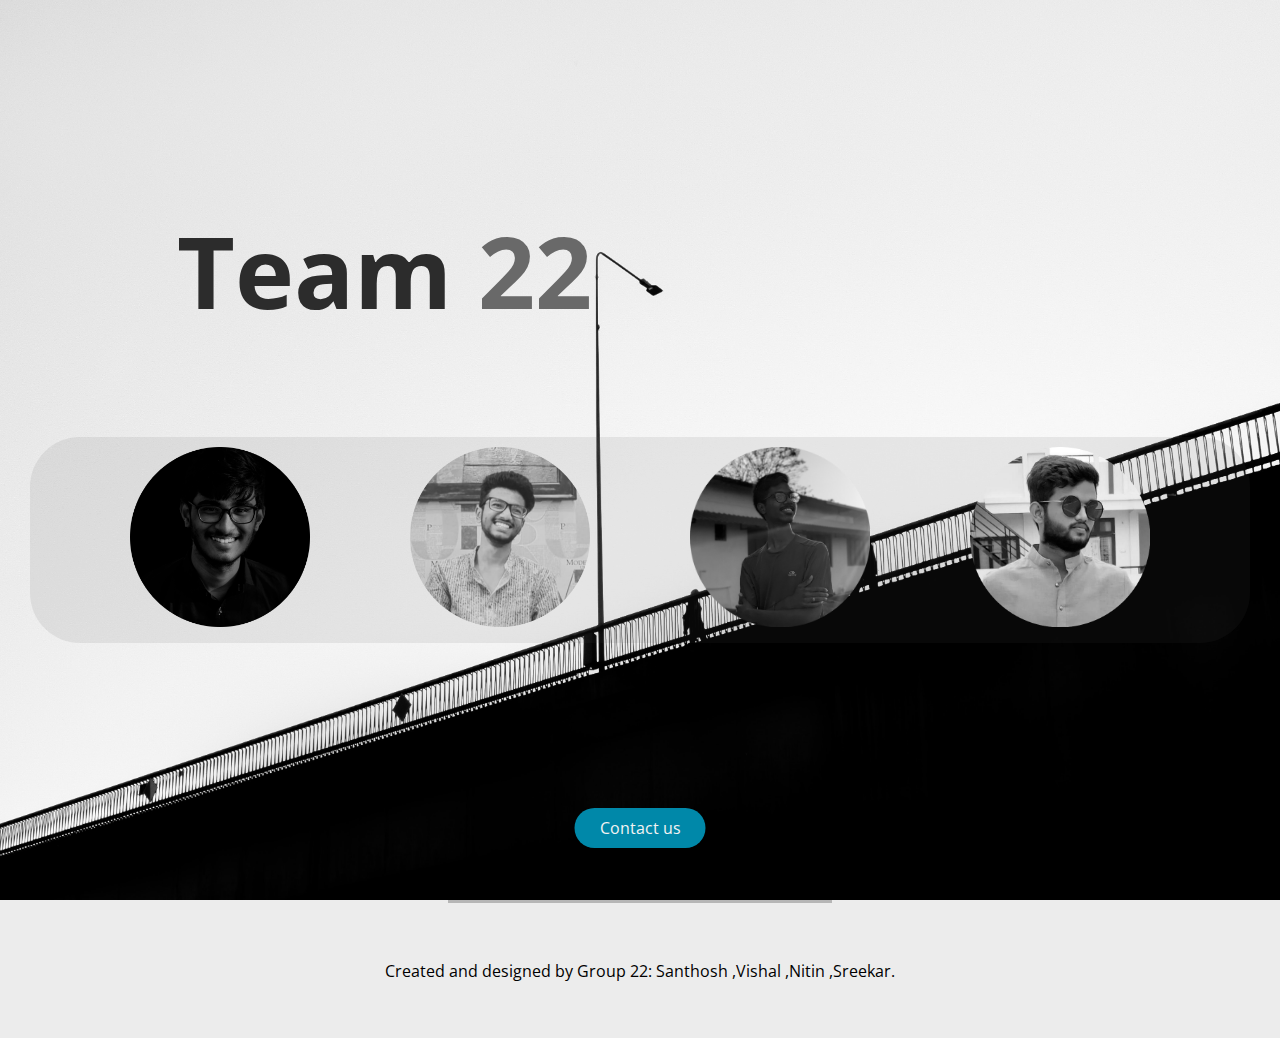
<file: index.html>
<!DOCTYPE html>
<html lang="en">
  <head>
    <meta charset="UTF-8" />
    <meta name="viewport" content="width=device-width, initial-scale=1.0" />
    <title>Portfolio</title>
    <link rel="stylesheet" href="style.css" />
    <link rel="icon" href="images/favicon.ico" />
  </head>
  <body>
    <div class="cover">
      <img class="cover-pic" src="images/cover.jpg" alt="" />
      <div class="cover-title">
        <h1>Team <span class="title-13">22</span></h1>
      </div>
      
        <div class="team-table-index">
            <table>
              <tr>
                  <td>
                    <a href="santhosh.html"
                    ><img class="profiles-index" src="images/mypicture.png" alt=""
                  /></a>
                  </td>
                <td>
                  <a href="sreekar.html"
                    ><img class="profiles-index" src="images/sreekar.png" alt=""
                  /></a>
                </td>
                <td>
                  <a href="vishal.html">
                    <img class="profiles-index" src="images/vishal.png" alt=""
                  /></a>
                </td>
                <td>
                  <a href="nitin.html">
                    <img class="profiles-index" src="images/nitin.png" alt=""
                  /></a>
                </td>
              </tr>
              
            </table>
          
      </div>
      
    </div>
    <div class="contact-button-index">
        <a href="mailto:dbmsgroup22@gmail.com"> <button>Contact us</button> </a>
      </div>
    </div>
  </body>
  <footer>
    <hr />
    <div class="bottom-container">
      <div>
        <p class="footer-text">
          Created and designed by Group 22: Santhosh ,Vishal ,Nitin ,Sreekar.
        </p>
      </div>
    </div>
  </footer>
</html>
</file>
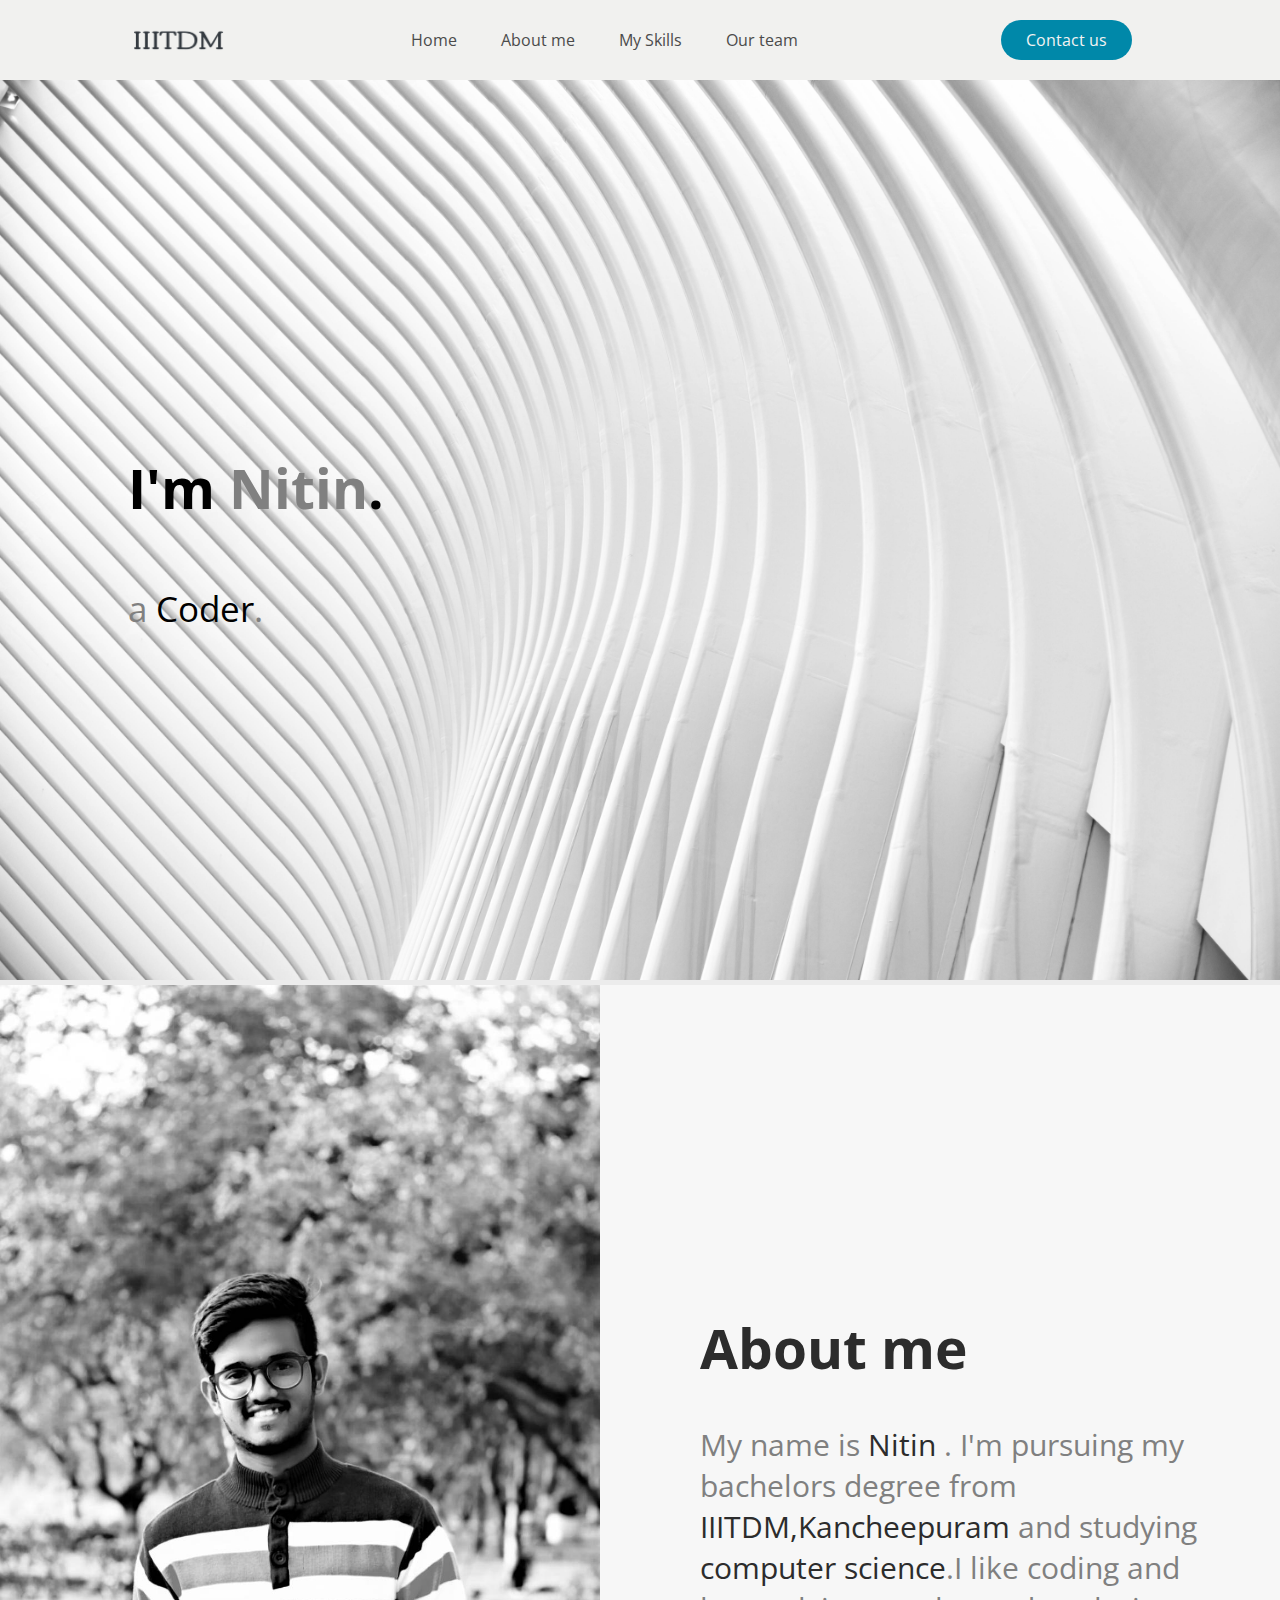
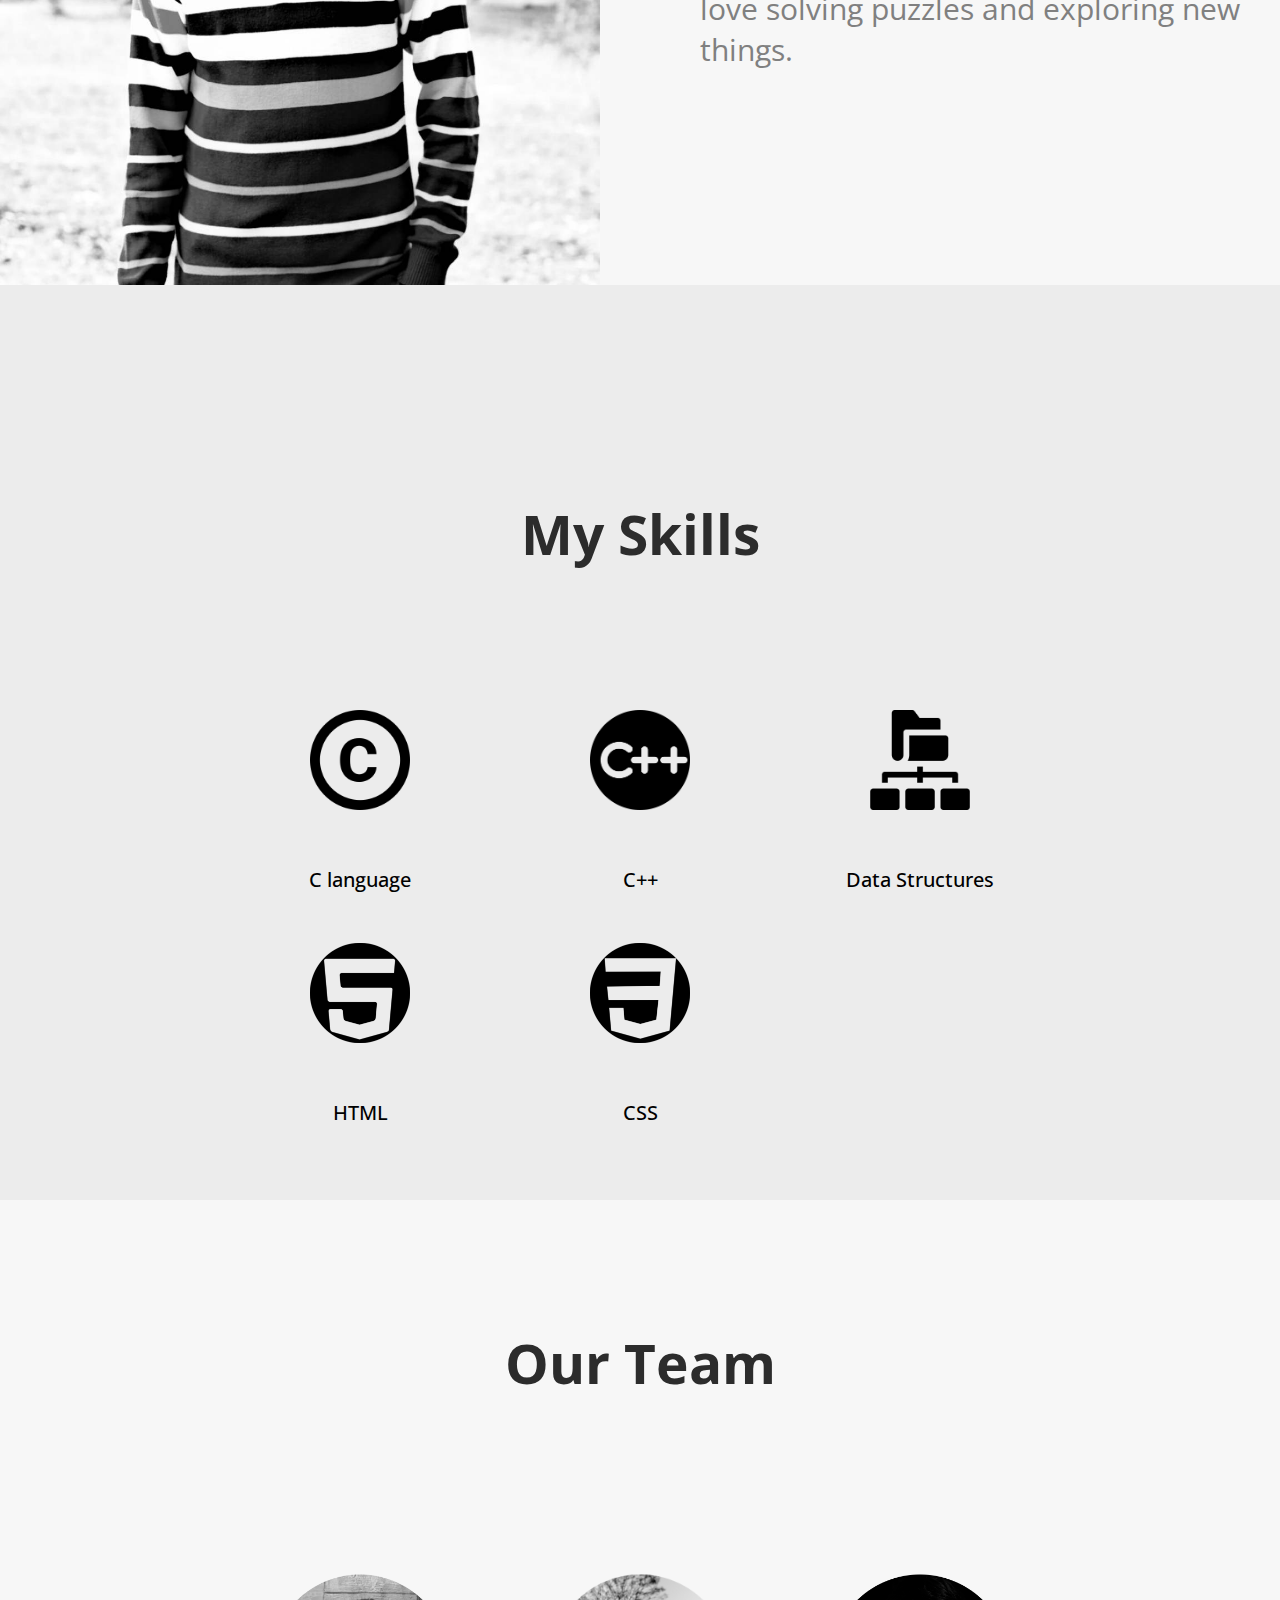
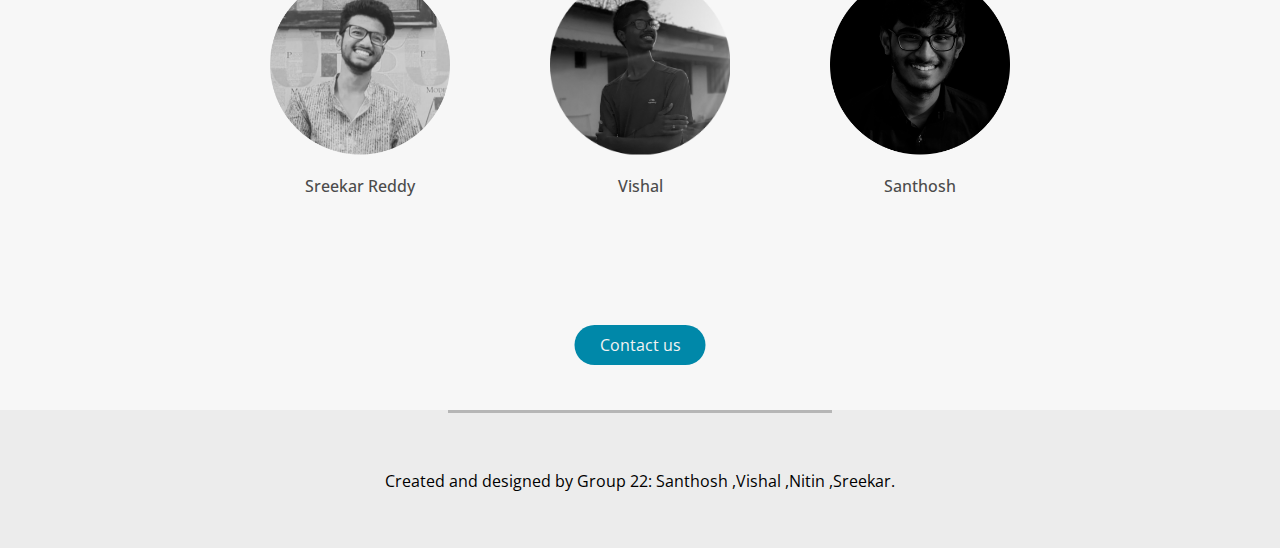
<file: nitin.html>
<!DOCTYPE html>
<html lang="en">
  <head>
    <meta charset="UTF-8" />
    <meta name="viewport" content="width=device-width, initial-scale=1.0" />
    <title>Nitin</title>
    <link rel="stylesheet" href="style.css" />
    <link rel="icon" href="images/favicon.ico" />
  </head>
  <body>
    <header>
      <img class="logo" src="images/logo2.png" alt="logo" />
      <nav class="">
        <ul class="nav_links">
          <li><a href="index.html">Home</a></li>
          <li><a href="#about-me">About me</a></li>
          <li><a href="#my-skills">My Skills</a></li>
          <li><a href="#our-team">Our team</a></li>
        </ul>
      </nav>
      <a href="mailto:dbmsgroup22@gmail.com"> <button>Contact us</button> </a>
    </header>

    <div class="top-cont">
      <img class="bg" src="images/bg5.jpg" alt="" />
      <h1 class="imsanthosh">I'm <span class="title-santhosh">Nitin</span>.</h1>
      <p class="p-intro">a <span class="p-des">Coder</span>.</p>
    </div>
    <div class="about-me-cont" id="about-me">
      <div class="pp-coloumn">
        <img class="pp" src="images/nitin-1.jpeg" alt="profile pic" />
      </div>
      <div class="text">
        <h1 class="text-heading">About me</h1>
        <p class="text-para">
          My name is <span class="name">Nitin</span> . I'm pursuing my bachelors
          degree from <span class="college">IIITDM,Kancheepuram</span> and
          studying <span class="name">computer science</span>.I like coding and
          love solving puzzles and exploring new things.
        </p>
      </div>
    </div>

    <div class="skills-div" id="my-skills">
      <h1 class="skills-title" id="skills">My Skills</h1>

      <div class="skills-pics">
        <table align="center">
          <tbody>
            <tr>
              <td><img class="c" src="images/c.png" alt="" /></td>
              <td><img class="cpp" src="images/c++.png" alt="" /></td>
              <td><img class="css" src="images/folder.png" alt="" /></td>
            </tr>
            <tr>
              <td>C language</td>
              <td>C++</td>
              <td>Data Structures</td>
            </tr>

            <tr>
              <td><img class="html" src="images/html.png" alt="" /></td>

              <td><img class="css" src="images/css.png" alt="" /></td>
            </tr>
            <tr>
              <td>HTML</td>
              <td>CSS</td>
            </tr>
          </tbody>
        </table>
      </div>
    </div>
    <div class="our-team" id="our-team">
      <h1 class="our-team-title">Our Team</h1>
      <div class="team-table">
        <table>
          <tr>
            <td>
              <a href="sreekar.html"
                ><img class="profiles" src="images/sreekar.png" alt=""
              /></a>
            </td>
            <td>
              <a href="vishal.html">
                <img class="profiles" src="images/vishal.png" alt=""
              /></a>
            </td>
            <td>
              <a href="santhosh.html">
                <img class="profiles" src="images/mypicture.png" alt=""
              /></a>
            </td>
          </tr>
          <tr>
            <td> <a class="profile-name" href="sreekar.html">Sreekar Reddy</a></td>
            <td > <a class="profile-name" href="vishal.html">Vishal</a></td>
            <td ><a class="profile-name" href="santhosh.html"> Santhosh</a></td>
          </tr>
        </table>
      </div>
      <div class="contact-button">
        <a href="mailto:dbmsgroup22@gmail.com"> <button>Contact us</button> </a>
      </div>
    </div>
  </body>
  <footer>
    <hr />
    <div class="bottom-container">
      <div>
        <p class="footer-text">
          Created and designed by Group 22: Santhosh ,Vishal ,Nitin ,Sreekar.
        </p>
      </div>
    </div>
  </footer>
</html>
</file>
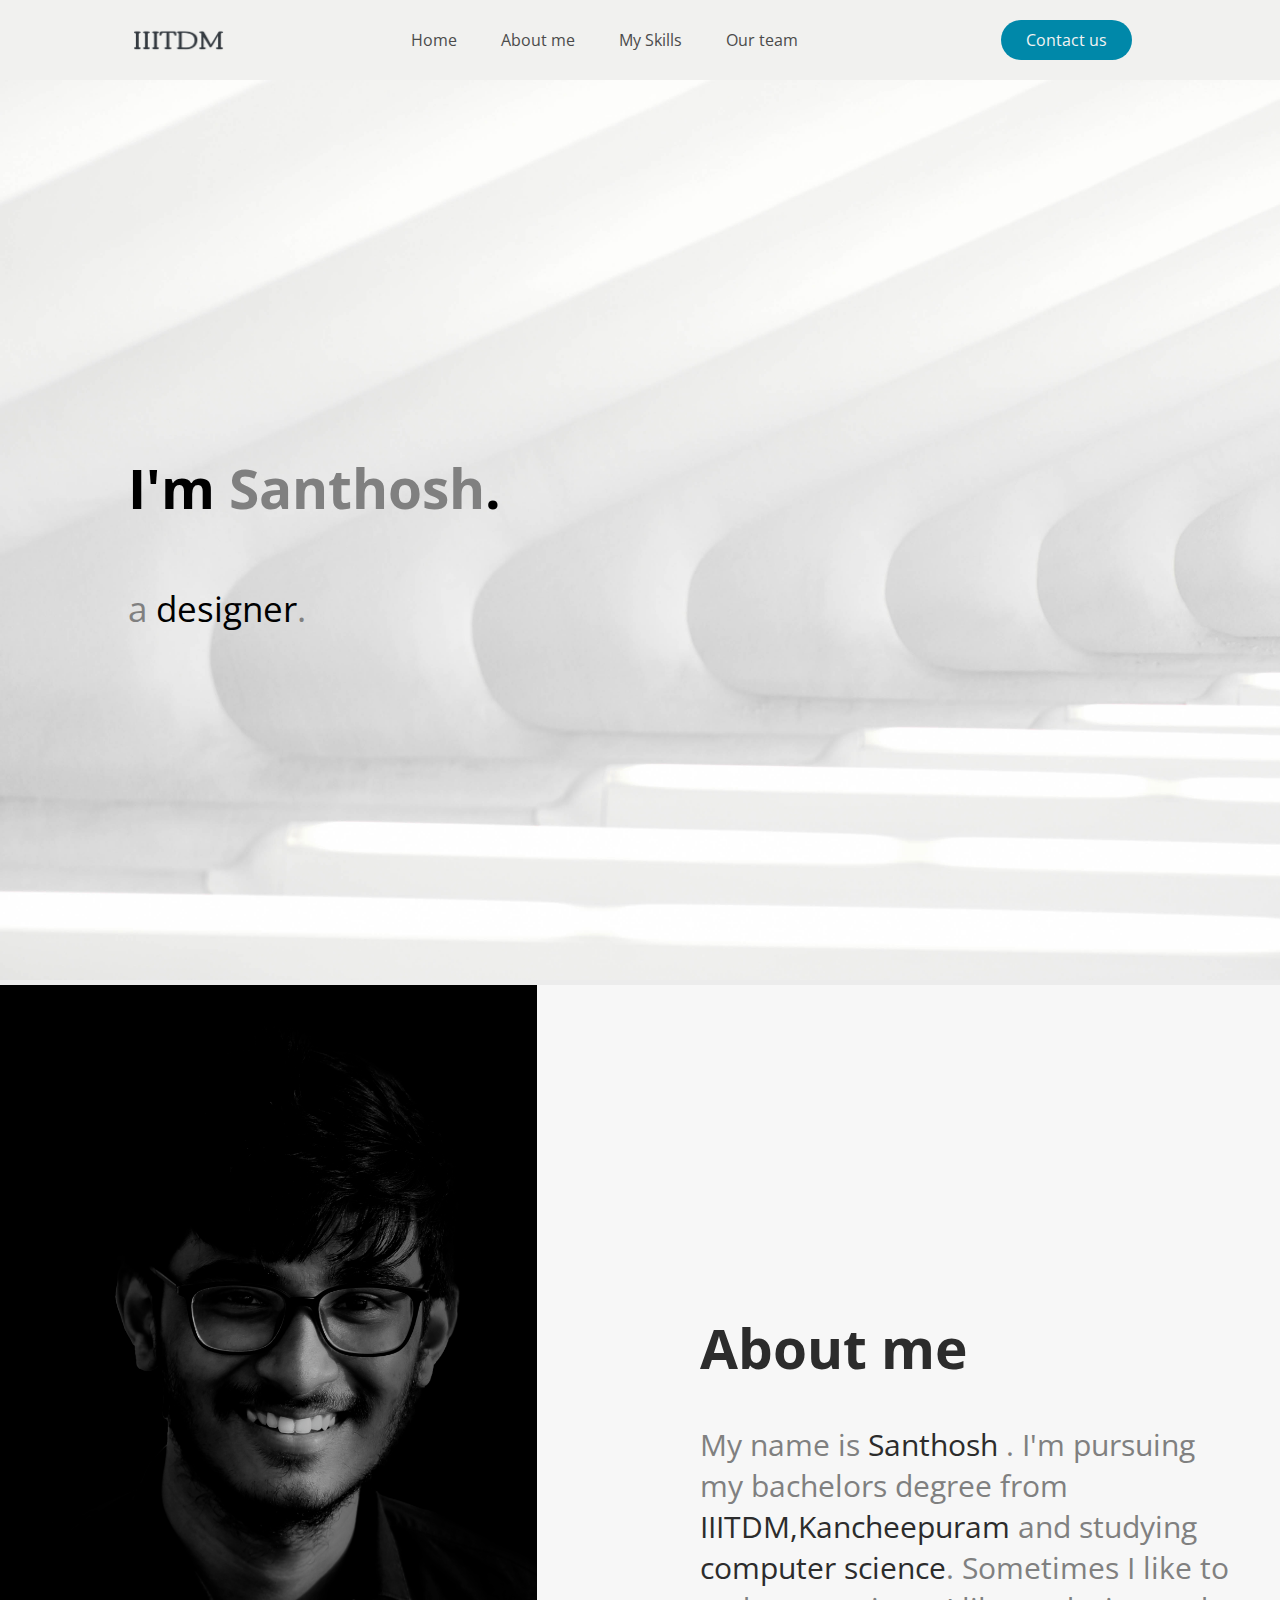
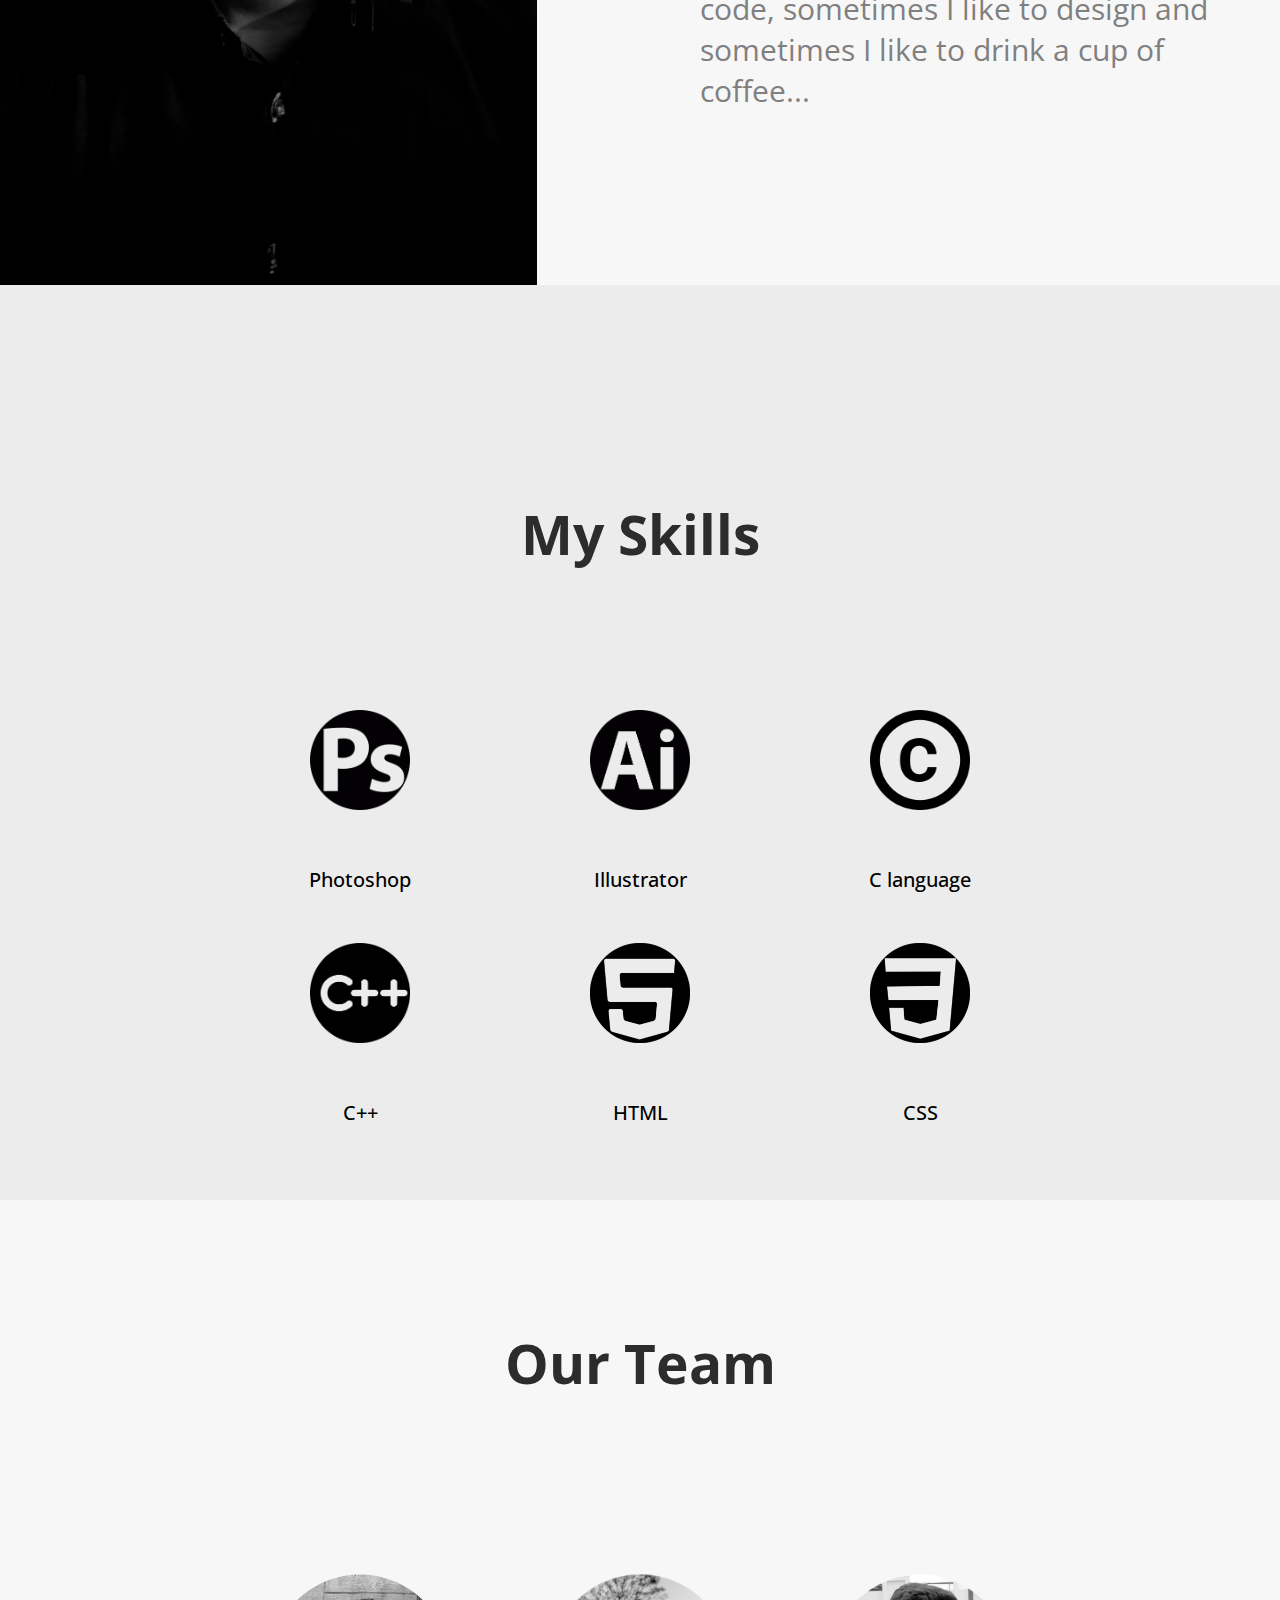
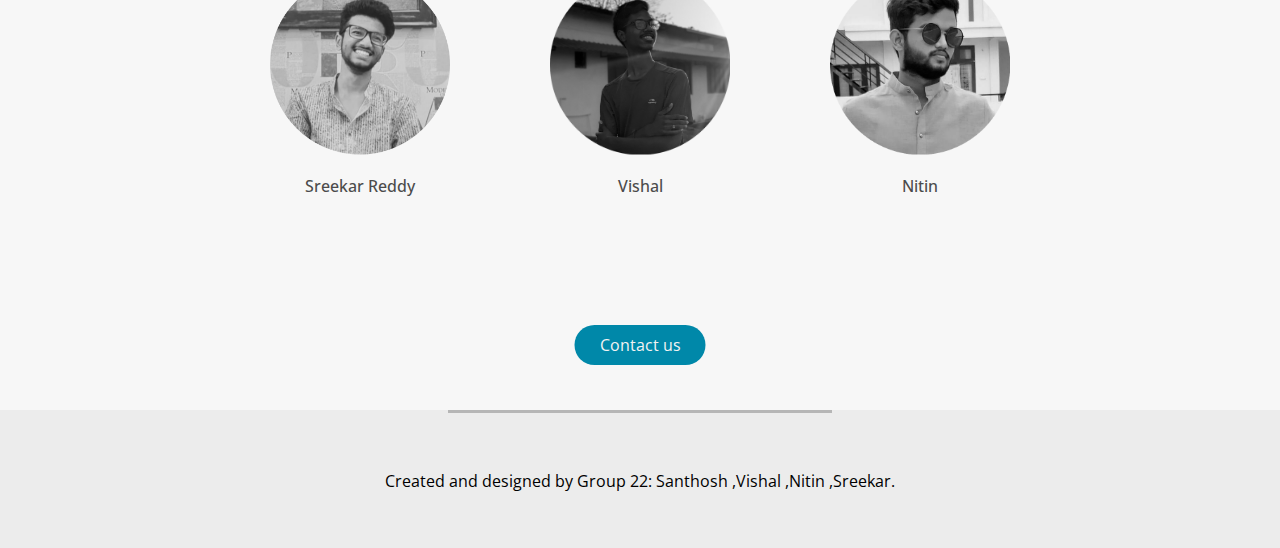
<file: santhosh.html>
<!DOCTYPE html>
<html lang="en">
  <head>
    <meta charset="UTF-8" />
    <meta name="viewport" content="width=device-width, initial-scale=1.0" />
    <title>Santhosh</title>
    <link rel="stylesheet" href="style.css" />
    <link rel="icon" href="images/favicon.ico" />
  </head>
  <body>
    <header>
      <img class="logo" src="images/logo2.png" alt="logo" />
      <nav class="">
        <ul class="nav_links">
          <li><a href="index.html">Home</a></li>
          <li><a href="#about-me">About me</a></li>
          <li><a href="#my-skills">My Skills</a></li>
          <li><a href="#our-team">Our team</a></li>
        </ul>
      </nav>
      <a href="mailto:dbmsgroup22@gmail.com"> <button>Contact us</button> </a>
    </header>

    <div class="top-cont">
      <img class="bg" src="images/bg6.jpg" alt="" />
      <h1 class="imsanthosh">
        I'm <span class="title-santhosh">Santhosh</span>.
      </h1>
      <p class="p-intro">a <span class="p-des">designer</span>.</p>
    </div>
    <div class="about-me-cont" id="about-me">
      <div class="pp-coloumn">
        <img class="pp" src="images/beta.png" alt="profile pic" />
      </div>
      <div class="text">
        <h1 class="text-heading">About me</h1>
        <p class="text-para">
          My name is <span class="name">Santhosh</span> . I'm pursuing my
          bachelors degree from
          <span class="college">IIITDM,Kancheepuram</span> and studying
          <span class="name">computer science</span>. Sometimes I like to code,
          sometimes I like to design and sometimes I like to drink a cup of
          coffee...
        </p>
      </div>
    </div>

    <div class="skills-div" id="my-skills">
      <h1 class="skills-title" id="skills">My Skills</h1>

      <div class="skills-pics">
        <table align="center">
          <tbody>
            <tr>
              <td><img class="ps" src="images/photoshop.png" alt="" /></td>

              <td><img class="ai" src="images/illustrator.png" alt="" /></td>
              <td><img class="c" src="images/c.png" alt="" /></td>
            </tr>
            <tr>
              <td>Photoshop</td>
              <td>Illustrator</td>
              <td>C language</td>
            </tr>

            <tr>
              <td><img class="cpp" src="images/c++.png" alt="" /></td>
              <td><img class="html" src="images/html.png" alt="" /></td>

              <td><img class="css" src="images/css.png" alt="" /></td>
            </tr>
            <tr>
              <td>C++</td>
              <td>HTML</td>
              <td>CSS</td>
            </tr>
          </tbody>
        </table>
      </div>
    </div>
    <div class="our-team" id="our-team">
      <h1 class="our-team-title">Our Team</h1>
      <div class="team-table">
        <table>
          <tr>
            <td>
              <a href="sreekar.html"
                ><img class="profiles" src="images/sreekar.png" alt=""
              /></a>
            </td>
            <td>
              <a href="vishal.html">
                <img class="profiles" src="images/vishal.png" alt=""
              /></a>
            </td>
            <td>
              <a href="nitin.html">
                <img class="profiles" src="images/nitin.png" alt=""
              /></a>
            </td>
          </tr>
          <tr>
            <td> <a class="profile-name" href="sreekar.html">Sreekar Reddy</a></td>
            <td > <a class="profile-name" href="vishal.html">Vishal</a></td>
            <td> <a class="profile-name" href="nitin.html">Nitin</a></td>
          </tr>
        </table>
      </div>
      <div class="contact-button">
        <a href="mailto:dbmsgroup22@gmail.com"> <button>Contact us</button> </a>
      </div>
    </div>
  </body>
  <footer>
    <hr />
    <div class="bottom-container">
      <div>
        <p class="footer-text">
          Created and designed by Group 22: Santhosh ,Vishal ,Nitin ,Sreekar.
        </p>
      </div>
    </div>
  </footer>
</html>
</file>
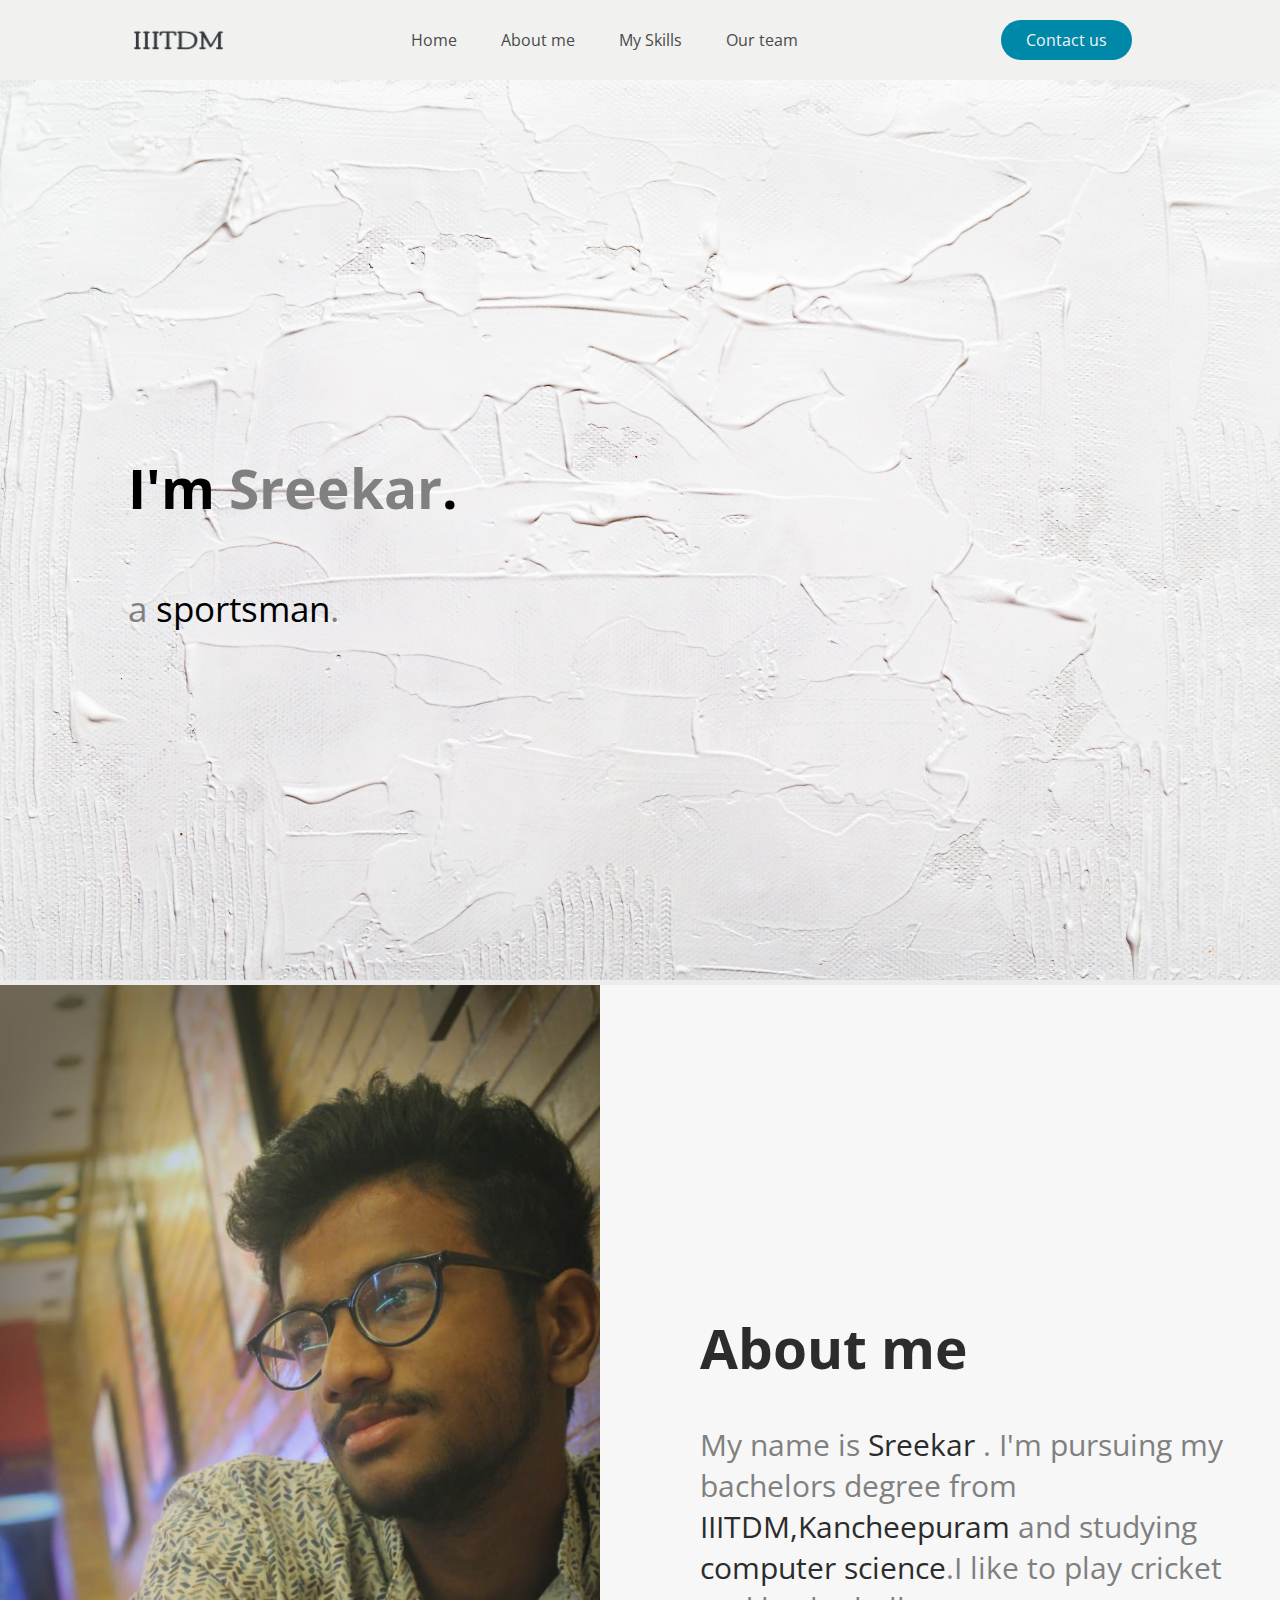
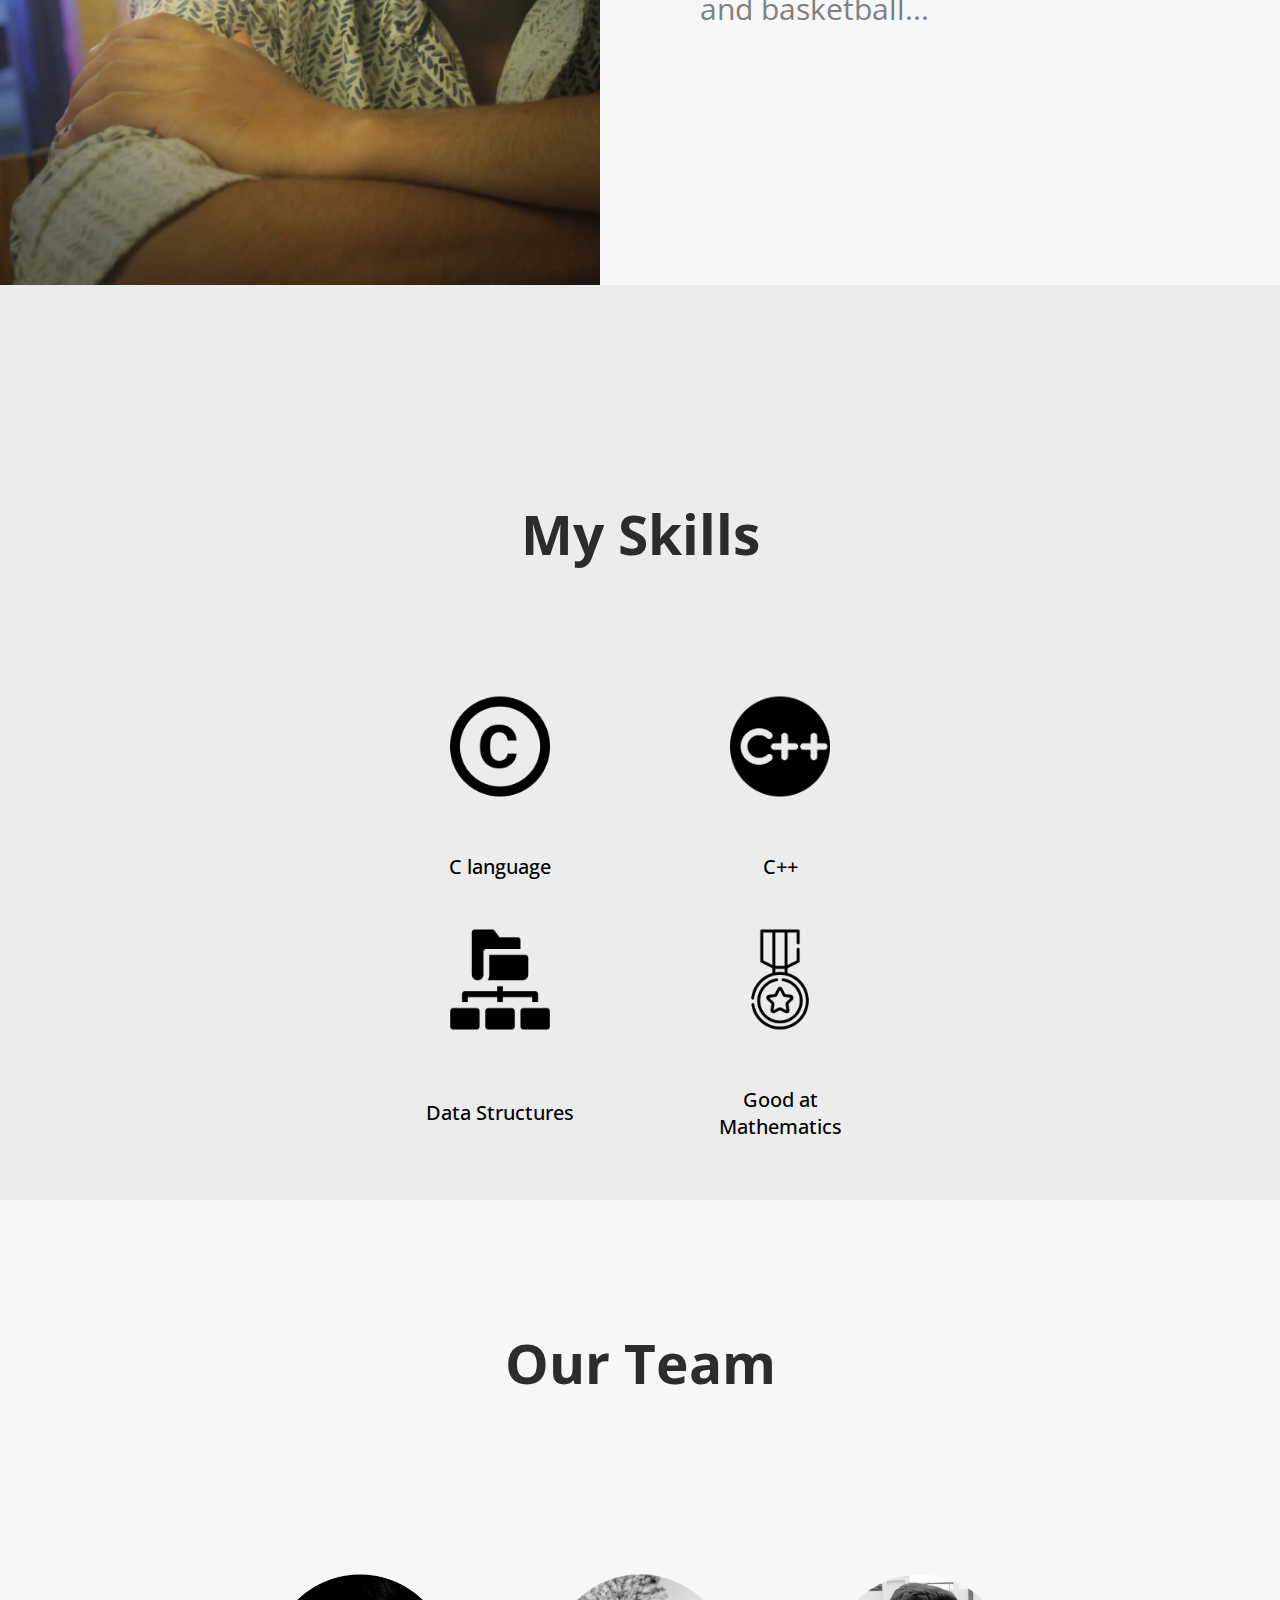
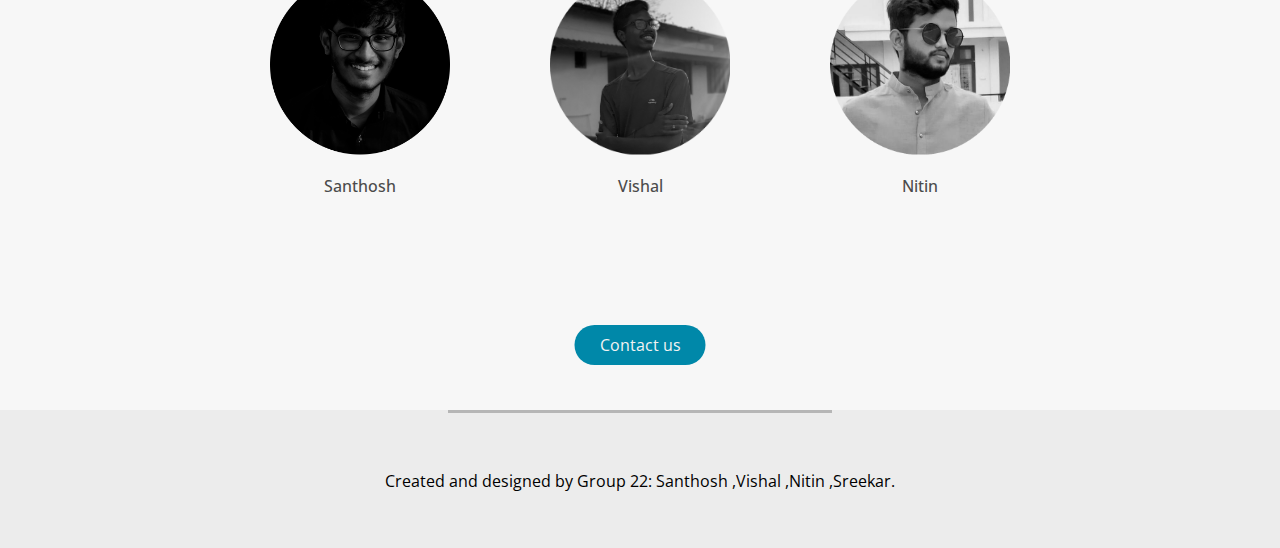
<file: sreekar.html>
<!DOCTYPE html>
<html lang="en">
  <head>
    <meta charset="UTF-8" />
    <meta name="viewport" content="width=device-width, initial-scale=1.0" />
    <title>Sreekar</title>
    <link rel="stylesheet" href="style.css" />
    <link rel="icon" href="images/favicon.ico" />
  </head>
  <body>
    <header>
      <img class="logo" src="images/logo2.png" alt="logo" />
      <nav class="">
        <ul class="nav_links">
          <li><a href="index.html">Home</a></li>
          <li><a href="#about-me">About me</a></li>
          <li><a href="#my-skills">My Skills</a></li>
          <li><a href="#our-team">Our team</a></li>
        </ul>
      </nav>
      <a href="mailto:dbmsgroup22@gmail.com"> <button>Contact us</button> </a>
    </header>

    <div class="top-cont">
      <img class="bg" src="images/bg9.jpg" alt="" />
      <h1 class="imsanthosh">
        I'm <span class="title-santhosh">Sreekar</span>.
      </h1>
      <p class="p-intro">a <span class="p-des">sportsman</span>.</p>
    </div>
    <div class="about-me-cont" id="about-me">
      <div class="pp-coloumn">
        <img class="pp" src="images/sreekar-1.jpeg" alt="profile pic" />
      </div>
      <div class="text">
        <h1 class="text-heading">About me</h1>
        <p class="text-para">
          My name is <span class="name">Sreekar</span> . I'm pursuing my
          bachelors degree from
          <span class="college">IIITDM,Kancheepuram</span> and studying
          <span class="name">computer science</span>.I like to play cricket and
          basketball...
        </p>
      </div>
    </div>

    <div class="skills-div" id="my-skills">
      <h1 class="skills-title" id="skills">My Skills</h1>

      <div class="skills-pics">
        <table align="center">
          <tbody>
            <tr>
              <td><img class="c" src="images/c.png" alt="" /></td>
              <td><img class="cpp" src="images/c++.png" alt="" /></td>
            </tr>
            <tr>
              <td>C language</td>
              <td>C++</td>
            </tr>

            <tr>
              <td><img class="html" src="images/folder.png" alt="" /></td>

              <td><img class="css" src="images/medal.png" alt="" /></td>
            </tr>
            <tr>
              <td>Data Structures</td>
              <td>Good at Mathematics</td>
            </tr>
          </tbody>
        </table>
      </div>
    </div>
    <div class="our-team" id="our-team">
      <h1 class="our-team-title">Our Team</h1>
      <div class="team-table">
        <table>
          <tr>
            <td>
              <a href="santhosh.html"
                ><img class="profiles" src="images/mypicture.png" alt=""
              /></a>
            </td>
            <td>
              <a href="vishal.html">
                <img class="profiles" src="images/vishal.png" alt=""
              /></a>
            </td>
            <td>
              <a href="nitin.html">
                <img class="profiles" src="images/nitin.png" alt=""
              /></a>
            </td>
          </tr>
          <tr>
            <td ><a class="profile-name" href="santhosh.html"> Santhosh</a></td>
            
            <td > <a class="profile-name" href="vishal.html">Vishal</a></td>
            <td> <a class="profile-name" href="nitin.html">Nitin</a></td>
           
          </tr>
        </table>
      </div>
      <div class="contact-button">
        <a href="mailto:dbmsgroup22@gmail.com"> <button>Contact us</button> </a>
      </div>
    </div>
  </body>
  <footer>
    <hr />
    <div class="bottom-container">
      <div>
        <p class="footer-text">
            Created and designed by Group 22: Santhosh ,Vishal ,Nitin ,Sreekar.
        </p>
      </div>
    </div>
  </footer>
</html>
</file>
<file: style.css>
@import url('https://fonts.googleapis.com/css2?family=Rubik:wght@300&display=swap');
@import url('https://fonts.googleapis.com/css2?family=Open+Sans&display=swap');


*{
    box-sizing: border-box;
    margin: 0;
    padding: 0;
    border: 0;
    font-family: 'Open Sans', sans-serif;
    
    
}
html {
    scroll-behavior: smooth;
  }
hr{
    border-width: 3px;
   border-style: none;
   border-top-style: solid;
   width: 30%;
   margin: auto;
   opacity: 0.5;
  
   
   


}
body{
    background-color: rgb(236, 236, 236);
}

li,a{
    font-family: 'Open Sans', sans-serif;
    font-size: 16px;
    color: rgb(75, 75, 75);
    text-decoration: none;
}
button{
    font-family: 'Open Sans', sans-serif;
    font-size: 16px;
    color: rgb(243, 243, 243);
    text-decoration: none;
}

 header{
     display: flex;
     justify-content: space-between;
     align-items: center;
     padding: 30px 10%;
     background-color: #F1F1EF;
     height: 80px; 
 }
 .logo{
     cursor: pointer;
     width: 100px;
 }
 .nav_links{
     list-style: none;
 }
 .nav_links li{
    display: inline-block;
    padding: 0 20px;

 }
 .nav_links li a{
     transition: all 0.3s ease 0s;
 }

 .nav_links li a:hover{
    color: #0088a9;
}

button{
    margin: 0 20px;
    padding: 9px 25px;
    background-color: rgba(0,136,169,1);
    border: none;
    border-radius: 50px;
    cursor: pointer;
    transition: all 0.3s ease 0s;

}
button:hover{
    background-color: rgba(0,136,169,0.8);
}
 
.bg{
    height: 100vh;
    width: 100%;
    background-blend-mode: overlay;
    
}
.pp{
   height: 100vh;
    
}

.imsanthosh{
    position: absolute;
    top: 50%;
    left: 10%;
    
    font-size: 55px;
    
    

}
.title-santhosh{
    color: gray;
    
}
.p-intro{
    position: absolute;
    top: 65%;
    left: 10%;
    
    font-size: 35px;
    color: gray;
}
.p-des{
    color: black;
}

.about-me-cont{
    height: 100vh;
    width: 100%;
    background-color: rgb(247, 247, 247);
    position: relative;
    display: inline-block;
    
}
.text{
   height: 95vh;
    width: 50%;
    position: absolute;
    top: 25%;
    left: 600px;
    padding:100px;
    
    
    
}
.text-heading{
    font-size: 55px;
    color:  rgb(44, 44, 44);

}
.text-para{
    position: absolute;
    top: 25%;
    font-size: 30px;
   /* background-color: red;*/
   color: gray;
}
.college{
    color: rgb(44, 44, 44);
}
.name{
    color: rgb(44, 44, 44);
}
.skills-div{
    height: 90vh;
    background-color: rgb(236, 236, 236);
    position: relative;
    
}
.skills-title{
    text-align: center;
    position: absolute;
    top: 30%;
    left: 50%;
    transform: translate(-50%, -50%);
    font-size: 55px;
    color: rgb(44, 44, 44);
}
.ps{
    margin: 40px;
    width: 100px;
    
}
.ai{
    width: 100px;
    margin: 40px;
    
}
.c{
    width: 100px;
    margin: 40px;
}
.cpp{
    width: 100px;
    margin: 40px;
}
.html{
    width: 100px;
    margin: 40px;
}
.css{
    width: 100px;
    margin: 40px;
}
.skills-pics{
   
   
    position: absolute;
    top:75%;
    left: 50%;
    transform: translate(-50%,-50%);
}
p{
    display: inline;
}
table{
    border-spacing: 100px 10px;
}
td{
    text-align: center;
    font-family: 'Open Sans', sans-serif;
    font-weight: 500;
    font-size: 20px;
}
.contact-me{
    height: 80vh;
    margin-top: 100px;
     background-color: rgb(247, 247, 247);
    
}
.our-team{
    height: 90vh;
    position: relative;
    margin: 100px auto 0 auto;
    background-color: rgb(247, 247, 247);
    
}
.our-team-title{
    text-align: center;
    position: absolute;
    top: 20%;
    left: 50%;
    transform: translate(-50%, -50%);
    font-size: 55px;
    color: rgb(44, 44, 44);

}
.team-table{
    position: absolute;
    top: 60%;
    left: 50%;
    transform: translate(-50%, -50%);
    font-size: 20px;
}
.profiles{
    width: 180px;
}
.profile-name:hover{
color: rgba(0,136,169,0.8);
cursor: pointer;
}
.bottom-container{
    position: relative;
    height: 15vh;
}
.footer-text{
    text-align: center;
    position: absolute;
    top: 50%;
    left: 50%;
    transform: translate(-50%,-50%);
    display: inline-block;
}
.footer-text-1{
    
    position: absolute;
    top: 80%;
    left: 50%;
    transform: translate(-50%,-50%);
    display: inline-block;
}
.contact-button{
    position: absolute;
    top: 92%;
    left: 50%;
    transform: translate(-50%,-50%);
}

.cover{
    height: 100vh;
}
.cover-pic{
    width: 100%;
    height: 100%;
    background-position: center;
    background-repeat: no-repeat;
  background-size: cover;
  position: relative;
    
}
.cover-title{
    position: absolute;
    top: 30%;
    left: 30%;
    transform: translate(-50%,-50%);
    font-size: 50px;
    color: rgb(44, 44, 44);
    
}
.title-13{
   color: rgb(105, 105, 105);
}
.teams-index{
    background-color: rgb(75, 75, 75);
}
.team-table-index{
    position: absolute;
    top: 60%;
    left: 50%;
    transform: translate(-50%, -50%);
    font-size: 20px;
    background-color: rgba(75, 75, 75,0.1);
    border-radius: 50px;
}
/*.team-table-index:hover{
    background-color: rgba(75, 75, 75,0.3);
}*/
.profiles-index{
    width: 180px;
    transition: all 0.3s ease 0s;
}
.profiles-index:hover{
    opacity: 0.8;
}
.contact-button-index{
    position: absolute;
    top: 92%;
    left: 50%;
    transform: translate(-50%,-50%);
}
</file>
